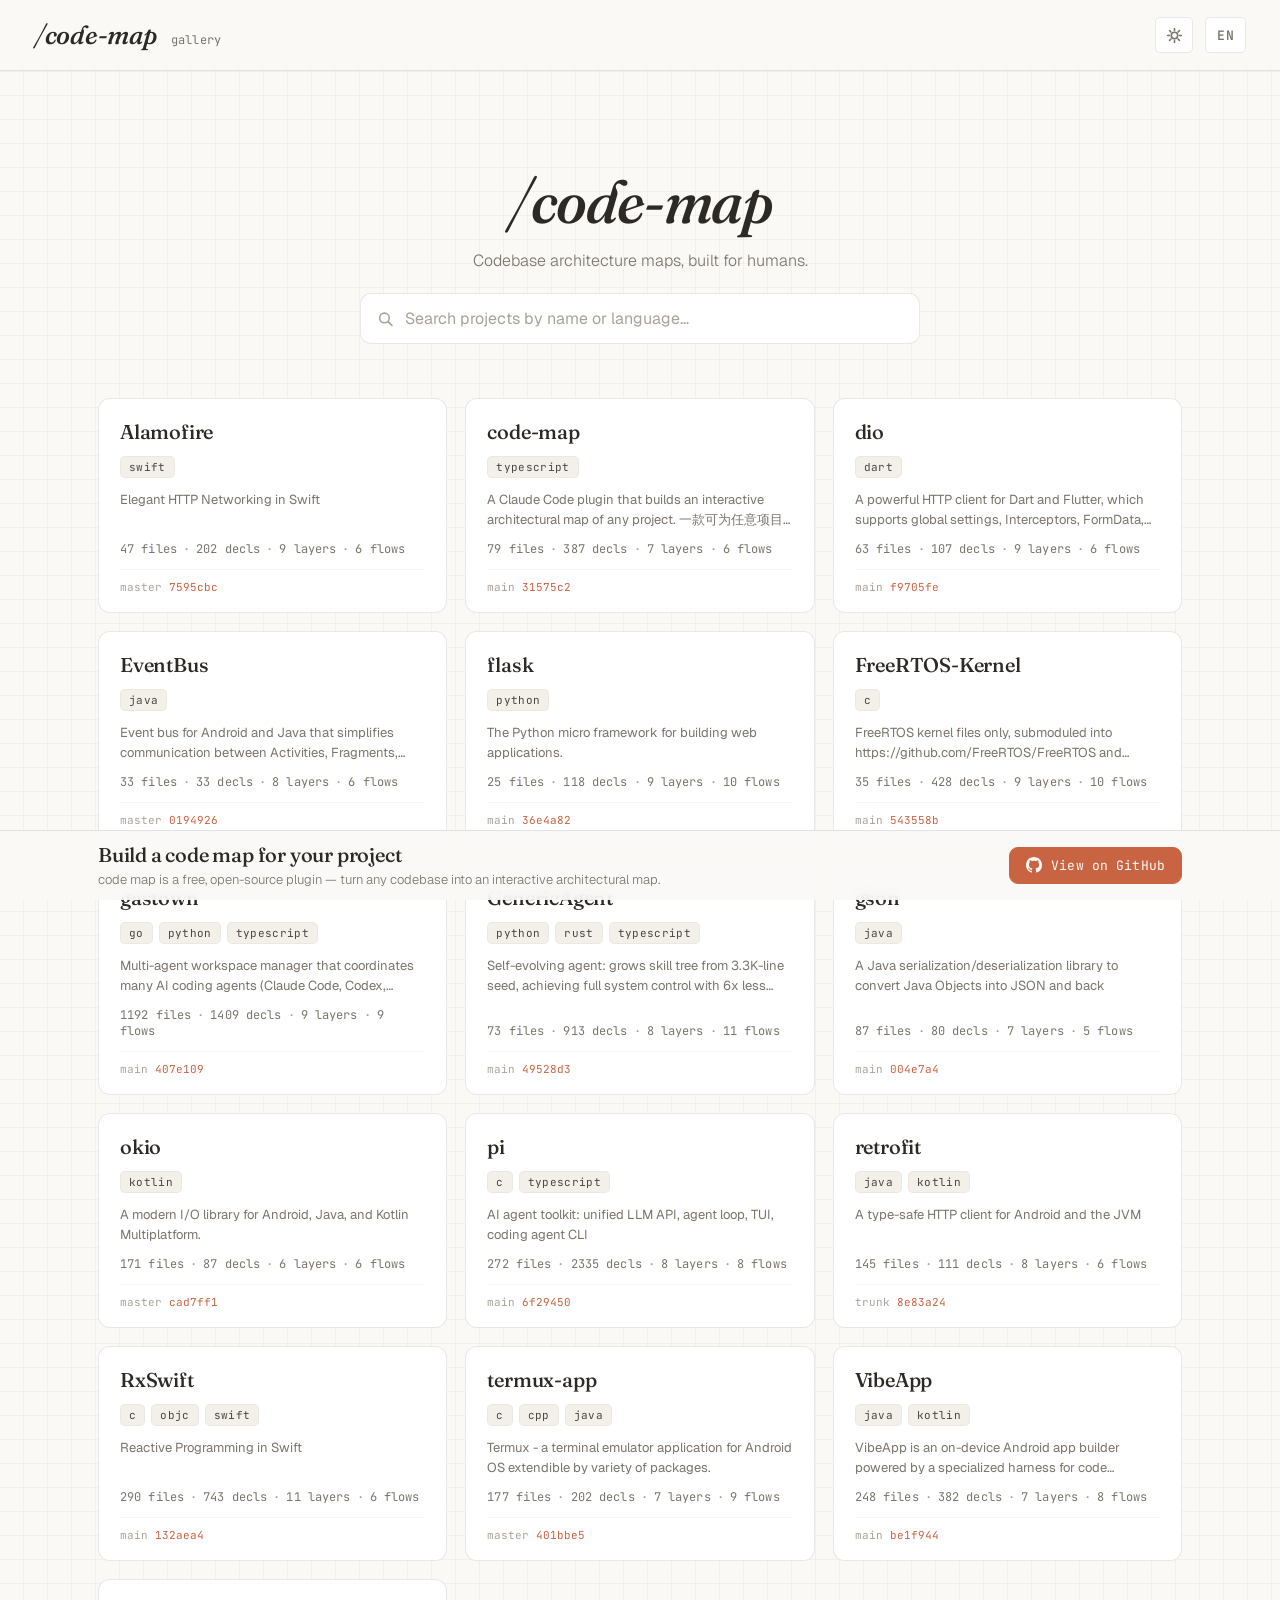
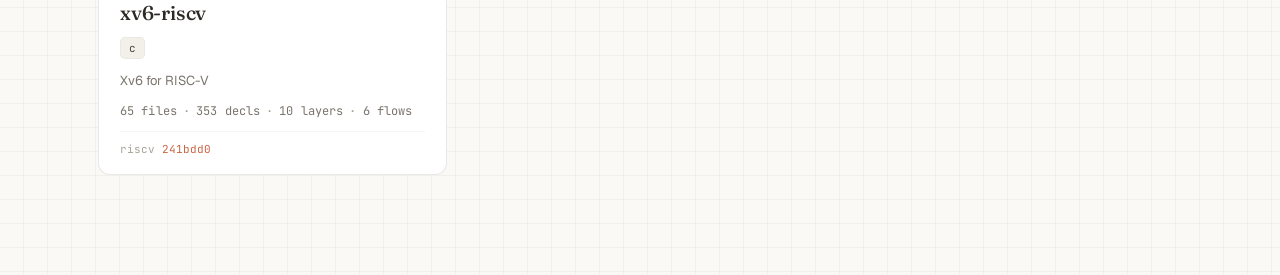
<file: index.html>
<!doctype html>
<html lang="en" id="html-root">
<head>
<meta charset="utf-8" />
<meta name="viewport" content="width=device-width, initial-scale=1" />
<title>/code-map</title>

<link rel="preconnect" href="https://fonts.googleapis.com">
<link rel="preconnect" href="https://fonts.gstatic.com" crossorigin>
<link href="https://fonts.googleapis.com/css2?family=Fraunces:opsz,wght@9..144,400;9..144,500;9..144,600&family=Geist:wght@300;400;500;600&family=JetBrains+Mono:wght@400;500;600&display=swap" rel="stylesheet">

<!-- design tokens, fonts, light/dark theme — reused verbatim from the synced viewer -->
<link rel="stylesheet" href="./viewer/style.css" />
<!-- ?v= cache-busts the gallery's own CSS: GitHub Pages caches assets, so bump
     this whenever landing.css changes or browsers keep serving a stale copy. -->
<link rel="stylesheet" href="./landing.css?v=20260608" />
</head>
<body class="landing">

<header class="topbar">
  <div class="brand">
    <div class="project" id="site-title">/code-map</div>
    <div class="build-info" id="site-sub">gallery</div>
  </div>
  <div class="controls">
    <button class="theme-toggle" id="theme-toggle" type="button" aria-label="toggle theme">
      <svg class="icon-moon" viewBox="0 0 16 16" fill="currentColor" aria-hidden="true">
        <path d="M6 1.5a6.5 6.5 0 1 0 8.5 8.5A5.5 5.5 0 0 1 6 1.5z"/>
      </svg>
      <svg class="icon-sun" viewBox="0 0 16 16" fill="none" stroke="currentColor" stroke-width="1.5" stroke-linecap="round" aria-hidden="true">
        <circle cx="8" cy="8" r="3"/>
        <path d="M8 1.5v1.8 M8 12.7v1.8 M1.5 8h1.8 M12.7 8h1.8 M3.4 3.4l1.27 1.27 M11.33 11.33l1.27 1.27 M3.4 12.6l1.27-1.27 M11.33 4.67l1.27-1.27"/>
      </svg>
    </button>
    <button class="lang-toggle" id="lang-toggle" type="button" aria-label="switch language">EN</button>
  </div>
</header>

<main class="landing-main">
  <section class="hero">
    <h1 class="hero-title" id="hero-title">/code-map</h1>
    <p class="hero-tagline" id="hero-tagline"></p>
    <div class="search" role="search">
      <svg class="search-icon" viewBox="0 0 16 16" fill="none" stroke="currentColor" stroke-width="1.5" stroke-linecap="round" aria-hidden="true">
        <circle cx="7" cy="7" r="4.5"/>
        <path d="M10.5 10.5 14 14"/>
      </svg>
      <input id="search" type="search" autocomplete="off" spellcheck="false" />
    </div>
  </section>

  <section class="gallery" id="gallery" aria-live="polite"></section>
  <p class="gallery-note" id="gallery-note" hidden></p>

  <!-- CTA: promote the free, open-source code-map plugin. Fixed floating strip
       at the bottom (see .cta in landing.css). Text filled by applyLang(). -->
  <section class="cta" aria-labelledby="cta-title">
    <div class="cta-inner">
      <div class="cta-text">
        <h2 class="cta-title" id="cta-title"></h2>
        <p class="cta-desc" id="cta-desc"></p>
      </div>
      <a class="cta-btn" href="https://github.com/MollyAI/code-map" target="_blank" rel="noopener noreferrer">
        <svg class="cta-gh" viewBox="0 0 16 16" fill="currentColor" aria-hidden="true">
          <path d="M8 0C3.58 0 0 3.58 0 8c0 3.54 2.29 6.53 5.47 7.59.4.07.55-.17.55-.38 0-.19-.01-.82-.01-1.49-2.01.37-2.53-.49-2.69-.94-.09-.23-.48-.94-.82-1.13-.28-.15-.68-.52-.01-.53.63-.01 1.08.58 1.23.82.72 1.21 1.87.87 2.33.66.07-.52.28-.87.51-1.07-1.78-.2-3.64-.89-3.64-3.95 0-.87.31-1.59.82-2.15-.08-.2-.36-1.02.08-2.12 0 0 .67-.21 2.2.82.64-.18 1.32-.27 2-.27.68 0 1.36.09 2 .27 1.53-1.04 2.2-.82 2.2-.82.44 1.1.16 1.92.08 2.12.51.56.82 1.27.82 2.15 0 3.07-1.87 3.75-3.65 3.95.29.25.54.73.54 1.48 0 1.07-.01 1.93-.01 2.2 0 .21.15.46.55.38A8.01 8.01 0 0 0 16 8c0-4.42-3.58-8-8-8z"/>
        </svg>
        <span id="cta-btn-label"></span>
      </a>
    </div>
  </section>
</main>

<script type="module" src="./landing.js?v=20260608"></script>
</body>
</html>
</file>
<file: viewer/style.css>
:root {
  --bg-0:        #0a0e13;
  --bg-1:        #0f141b;
  --bg-2:        #161c25;
  --bg-3:        #1d2530;
  --line-faint:  rgba(140, 180, 220, 0.045);
  --line:        rgba(140, 180, 220, 0.10);
  --line-strong: rgba(140, 180, 220, 0.22);
  --lifeline:    rgba(140, 180, 220, 0.45);   /* sequence lifelines — darker than --line-strong */

  --text-0:      #e8ecf2;
  --text-1:      #b7bfcc;
  --text-2:      #7c8696;
  --text-3:      #525c6b;

  --accent:      #e9a771;          /* copper */
  --accent-dim:  rgba(233, 167, 113, 0.22);
  --accent-glow: rgba(233, 167, 113, 0.55);
  --cyan:        #7ad3e6;           /* edge cyan */
  --cyan-dim:    rgba(122, 211, 230, 0.32);
  --warn:        #d68b8b;

  --header-bg:      rgba(10, 14, 19, 0.86);
  --shadow-panel:   rgba(0, 0, 0, 0.22);
  --shadow-tooltip: rgba(0, 0, 0, 0.50);
  --shadow-zoom:    rgba(0, 0, 0, 0.32);
  --scroll-hover:   #2a3340;

  /* flow-diagram stage palette (cycled c0..c3) + artifact tint (v1.13) */
  --stage-0-bg: rgba(93, 143, 230, 0.08);  --stage-0-line: rgba(93, 143, 230, 0.32);  --stage-0-text: #8fb3ee;
  --stage-1-bg: rgba(110, 200, 130, 0.08); --stage-1-line: rgba(110, 200, 130, 0.32); --stage-1-text: #8fd9a8;
  --stage-2-bg: rgba(176, 139, 255, 0.08); --stage-2-line: rgba(176, 139, 255, 0.30); --stage-2-text: #c4a8ff;
  --stage-3-bg: rgba(230, 194, 93, 0.08);  --stage-3-line: rgba(230, 194, 93, 0.32);  --stage-3-text: #e6cd8a;
  --artifact-bg: rgba(230, 194, 93, 0.12); --artifact-line: rgba(230, 194, 93, 0.55); --artifact-text: #e6cd8a;

  --font-display: "Fraunces", Georgia, serif;
  --font-ui:      "Geist", ui-sans-serif, system-ui, sans-serif;
  --font-mono:    "JetBrains Mono", ui-monospace, "SF Mono", Menlo, monospace;

  /* type scale — driven by body.fs-{small,medium,large}. 14 / 16 / 18 ratio.
     NOTE: derived values like calc(380px * var(--fs-scale)) must be written at
     the point of use, not declared here — a custom property defined on :root
     locks in the var() at :root, ignoring body-level overrides. */
  --fs-scale: 1;
}

body.fs-small  { --fs-scale: 0.875; }
body.fs-large  { --fs-scale: 1.125; }

/* light theme — warm cream / coral, inspired by claude.com */
body.light {
  --bg-0:        #faf9f6;          /* page */
  --bg-1:        #ffffff;          /* panels */
  --bg-2:        #f3f0ea;          /* subtle hover */
  --bg-3:        #e8e4d8;          /* emphasis */
  --line-faint:  rgba(60, 50, 40, 0.045);
  --line:        rgba(60, 50, 40, 0.11);
  --line-strong: rgba(60, 50, 40, 0.24);
  --lifeline:    rgba(60, 50, 40, 0.50);   /* sequence lifelines — darker than --line-strong */

  --text-0:      #2d2a26;
  --text-1:      #4a463f;
  --text-2:      #7a756c;
  --text-3:      #a8a39a;

  --accent:      #c96442;          /* claude warm orange */
  --accent-dim:  rgba(201, 100, 66, 0.16);
  --accent-glow: rgba(201, 100, 66, 0.38);
  --cyan:        #5c8bc9;
  --cyan-dim:    rgba(92, 139, 201, 0.30);
  --warn:        #c25555;

  --header-bg:      rgba(250, 249, 246, 0.88);
  --shadow-panel:   rgba(60, 50, 40, 0.10);
  --shadow-tooltip: rgba(60, 50, 40, 0.18);
  --shadow-zoom:    rgba(60, 50, 40, 0.12);
  --scroll-hover:   #c0b8aa;

  /* flow-diagram stage palette — the mockup tints the design was approved on */
  --stage-0-bg: #eef3fb; --stage-0-line: #c4d4ec; --stage-0-text: #33508a;
  --stage-1-bg: #edf7ee; --stage-1-line: #c2ddc6; --stage-1-text: #2f6b3a;
  --stage-2-bg: #f4effa; --stage-2-line: #d8c8ec; --stage-2-text: #5b3f87;
  --stage-3-bg: #fdf3e7; --stage-3-line: #ecd0a8; --stage-3-text: #8a5a1c;
  --artifact-bg: #fffbe8; --artifact-line: #d4b34a; --artifact-text: #7a5d12;
}

* { box-sizing: border-box; }
html, body { margin: 0; padding: 0; height: 100%; background: var(--bg-0); color: var(--text-0); font-family: var(--font-ui); }

/* Theme cross-fade: only active for the brief window right after a manual theme
   toggle (body.theme-switching, added/removed in JS). Applying it to every
   element makes the whole UI — panels, SVG nodes, borders, text — ease between
   palettes together instead of snapping, which is what felt jarring before.
   It's temporary so it never interferes with hover/layout transitions. */
body.theme-switching,
body.theme-switching *,
body.theme-switching *::before,
body.theme-switching *::after {
  transition:
    background-color 0.4s cubic-bezier(0.4, 0, 0.2, 1),
    background-image 0.4s cubic-bezier(0.4, 0, 0.2, 1),
    color            0.4s cubic-bezier(0.4, 0, 0.2, 1),
    border-color     0.4s cubic-bezier(0.4, 0, 0.2, 1),
    fill             0.4s cubic-bezier(0.4, 0, 0.2, 1),
    stroke           0.4s cubic-bezier(0.4, 0, 0.2, 1) !important;
}
@media (prefers-reduced-motion: reduce) {
  body.theme-switching, body.theme-switching *,
  body.theme-switching *::before, body.theme-switching *::after { transition: none !important; }
}
body {
  /* full-height flex column: topbar (auto) + .layout (fills the rest). This
     replaces the old `.layout { height: calc(100vh - 57px) }` magic number, so
     the topbar can grow/shrink without re-deriving a hardcoded offset. */
  display: flex;
  flex-direction: column;
  overflow: hidden;
  /* blueprint grid background */
  background-image:
    linear-gradient(var(--line-faint) 1px, transparent 1px),
    linear-gradient(90deg, var(--line-faint) 1px, transparent 1px);
  background-size: 24px 24px;
  background-position: -1px -1px;
}

a { color: inherit; }
button { font-family: inherit; }

/* ---------- header ---------- */
header.topbar {
  position: sticky; top: 0; z-index: 50;
  flex: 0 0 auto;
  display: flex;
  justify-content: space-between;
  align-items: center;
  gap: 28px;
  padding: 17px 34px;
  border-bottom: 1px solid var(--line);
  background: var(--header-bg);
  backdrop-filter: blur(8px);
}

.brand {
  display: flex; align-items: baseline; gap: 14px;
}
.brand .project {
  font-family: var(--font-display);
  font-style: italic;
  font-weight: 500;
  font-size: 26px;
  letter-spacing: -0.01em;
  color: var(--text-0);
}
.brand .build-info {
  font-family: var(--font-mono);
  font-size: 12px;
  line-height: 1.4;
  color: var(--text-2);
  white-space: nowrap;
  letter-spacing: 0.02em;
  cursor: pointer;               /* opens the build-popover */
  transition: color 0.15s;
}
.brand .build-info:hover { color: var(--text-1); }

.controls { display: flex; gap: 12px; align-items: center; }

.toggle {
  display: flex; gap: 1px; border: 1px solid var(--line); border-radius: 5px; padding: 2px;
  background: var(--bg-1);
}
.toggle button {
  background: transparent; border: 0; color: var(--text-2);
  font-family: var(--font-mono); font-size: 13px; letter-spacing: 0.04em;
  padding: 6px 13px; cursor: pointer; border-radius: 3px;
  text-transform: uppercase;
}
.toggle button.active { background: var(--bg-3); color: var(--text-0); }
.toggle button:hover:not(.active) { color: var(--text-1); }

.theme-toggle, .lang-toggle, .export-toggle, .copy-toggle {
  background: var(--bg-1);
  border: 1px solid var(--line);
  border-radius: 5px;
  width: 38px; height: 36px;
  padding: 0;
  display: inline-flex; align-items: center; justify-content: center;
  color: var(--text-2);
  cursor: pointer;
  transition: color 0.15s, background 0.15s, border-color 0.15s;
}
.theme-toggle:hover, .lang-toggle:hover, .export-toggle:hover, .copy-toggle:hover { color: var(--text-0); border-color: var(--line-strong); }
.theme-toggle svg, .lang-toggle svg, .export-toggle svg, .copy-toggle svg { width: 17px; height: 17px; display: block; }
.export-toggle[aria-busy="true"], .copy-toggle[aria-busy="true"] { opacity: 0.5; pointer-events: none; }
.copy-toggle.copied { color: var(--accent); border-color: var(--accent); }
.theme-toggle .icon-sun  { display: none; }
.theme-toggle .icon-moon { display: block; }
body.light .theme-toggle .icon-sun  { display: block; }
body.light .theme-toggle .icon-moon { display: none; }
.lang-toggle {
  font-family: var(--font-mono);
  font-size: 13px;
  font-weight: 600;
  letter-spacing: 0.02em;
  width: auto;
  padding: 0 11px;
}

/* ---------- main layout ---------- */
.layout {
  position: relative;
  display: flex;
  flex: 1 1 auto;
  min-height: 0;          /* let the flex child own its height and scroll internally */
  overflow: hidden;       /* clip the panels during the slide-out so their shadows don't leak */
}

.canvas-wrap {
  position: relative;
  flex: 1;
  min-width: 0;           /* let the flex item shrink below its content's intrinsic width */
  overflow: auto;
  /* Reserve scrollbar space so its appearance/disappearance can't change clientWidth.
     Without this, applyZoom can fall into a ResizeObserver feedback loop where the
     SVG height crosses the scrollbar threshold each frame and the page visibly shakes. */
  scrollbar-gutter: stable;
  padding: 32px 28px 80px;
  /* touch: one-finger pan = native scroll; two-finger pinch handled by
     interact/touch.js. pan-x pan-y also disables the browser's whole-page
     pinch-zoom gesture over the canvas. No effect on mouse/wheel. */
  touch-action: pan-x pan-y;
  cursor: grab;
  /* margin-right ← right detail panel; margin-left ← left flow sidebar. */
  transition: margin 280ms cubic-bezier(0.4, 0, 0.2, 1);
}
.canvas-wrap.panning { cursor: grabbing; }
.canvas-wrap.panning * { cursor: grabbing !important; }   /* keep cursor consistent over nodes during a pan */
.layout.has-selection .canvas-wrap { margin-right: calc(380px * var(--fs-scale)); }
.layout.flow-active.flow-open .canvas-wrap { margin-left: calc(380px * var(--fs-scale)); }

#map { display: block; }

/* ---------- right panel (overlay, slides in from the right) ---------- */
.detail {
  position: absolute;
  top: 0; right: 0; bottom: 0;
  width: calc(380px * var(--fs-scale));
  background: var(--bg-1);
  display: flex; flex-direction: column;
  border-left: 1px solid var(--line);
  box-shadow: -16px 0 32px var(--shadow-panel);
  transform: translateX(100%);
  transition: transform 280ms cubic-bezier(0.4, 0, 0.2, 1);
  z-index: 5;
}
.layout.has-selection .detail { transform: translateX(0); }

.detail-body {
  flex: 1 1 auto;
  min-height: 0; min-width: 0;
  padding: 28px 28px 24px;
  overflow-y: auto;
  overflow-x: hidden;      /* never scroll the panel sideways — long tokens wrap/clip instead */
  display: flex; flex-direction: column; gap: 22px;
}

/* language counts pinned to the bottom of the detail panel */
.lang-stats {
  flex: 0 0 auto;
  padding: 20px 28px 24px;
  border-top: 1px solid var(--line);
  display: flex; flex-direction: column; gap: 10px;
}
.lang-stat {
  display: flex; align-items: center; gap: 12px;
  font-family: var(--font-mono);
  font-size: calc(14px * var(--fs-scale));
  color: var(--text-1);
}
.lang-stat::before {
  content: "";
  display: block;
  width: 10px; height: 10px;
  border-radius: 50%;
  background: var(--lang-color, var(--lang-default));
  flex-shrink: 0;
}
.lang-stat b {
  margin-left: auto;
  color: var(--text-0);
  font-weight: 500;
  font-variant-numeric: tabular-nums;
}

.detail .empty {
  margin-top: 80px;
  color: var(--text-3);
  font-family: var(--font-mono);
  font-size: calc(12px * var(--fs-scale));
  line-height: 1.7;
  text-align: center;
}
.detail .empty .hint {
  margin-top: 18px;
  display: inline-block;
  padding: 8px 14px;
  border: 1px dashed var(--line);
  border-radius: 4px;
  color: var(--text-2);
}

.kicker {
  font-family: var(--font-mono);
  font-size: calc(10.5px * var(--fs-scale));
  color: var(--text-3);
  overflow-wrap: anywhere;
}

.class-title {
  font-family: var(--font-display);
  font-weight: 500;
  font-size: calc(24px * var(--fs-scale));
  letter-spacing: -0.015em;
  line-height: 1.2;
  margin: 6px 0 0;
  overflow-wrap: anywhere;
  color: var(--text-0);
}
.class-title em {
  font-style: italic;
  color: var(--accent);
}
/* When the title holds a full function signature, use mono + a calmer size so
   long signatures stay readable instead of dominating the panel. */
.signature {
  font-family: var(--font-mono);
  font-size: calc(13px * var(--fs-scale));
  line-height: 1.45;
  color: var(--text-1);
  background: var(--bg-2);
  border: 1px solid var(--line);
  border-radius: 6px;
  padding: 8px 10px;
  margin: 8px 0 0;
  white-space: pre-wrap;
  overflow-wrap: anywhere;
}

.class-kind {
  display: inline-block;
  margin-top: 10px;
  padding: 2px 8px;
  border: 1px solid var(--line);
  border-radius: 3px;
  font-family: var(--font-mono);
  font-size: calc(10.5px * var(--fs-scale));
  color: var(--text-2);
  max-width: 100%;
  word-break: break-all;
}

.tag-row {
  display: flex; flex-wrap: wrap; gap: 6px;
  margin-top: 8px;
}
.tag-chip {
  font-family: var(--font-mono);
  font-size: calc(10px * var(--fs-scale));
  padding: 2px 7px;
  border-radius: 3px;
  background: var(--accent-dim);
  color: var(--accent);
  border: 1px solid var(--accent-dim);
}
.tag-chip.muted {
  background: transparent;
  color: var(--text-2);
  border-color: var(--line);
}

.path-row {
  display: flex; align-items: stretch; gap: 0;
  border: 1px solid var(--line);
  border-radius: 4px;
  background: var(--bg-2);
  font-family: var(--font-mono);
  font-size: calc(11.5px * var(--fs-scale));
  overflow: hidden;
  flex-shrink: 0;
}
.path-row .path-at { padding: 8px 8px 8px 10px; color: var(--accent); }
.path-row .path-text {
  flex: 1; padding: 8px 4px 8px 0;
  color: var(--text-1);
  word-break: break-all;
  line-height: 1.5;
  cursor: text;
}
.path-row .copy {
  border: 0; border-left: 1px solid var(--line);
  background: transparent; color: var(--text-2);
  padding: 0 12px; cursor: pointer; font-family: var(--font-mono); font-size: calc(11px * var(--fs-scale));
  min-width: 72px;            /* sized for the longest label ("copied"/"failed") so the row doesn't reflow */
  text-align: center;
  transition: color 0.15s, background 0.15s;
}
.path-row .copy:hover { color: var(--text-0); background: var(--bg-3); }
.path-row .copy.ok { color: var(--accent); }

.description {
  font-family: var(--font-display);
  font-size: calc(16px * var(--fs-scale)); line-height: 1.55;
  color: var(--text-1);
  font-weight: 400;
  /* break inside unspaced slash-runs like "OpenAI/Anthropic/Qwen/Kimi" so the
     paragraph wraps within the panel instead of forcing a sideways scroll. */
  overflow-wrap: anywhere;
}
.description em { font-style: italic; color: var(--text-0); }
.description.muted { color: var(--text-3); font-style: italic; font-size: calc(13px * var(--fs-scale)); }

.meta-grid {
  display: grid; grid-template-columns: 1fr 1fr; gap: 1px;
  background: var(--line);
  border: 1px solid var(--line);
  border-radius: 4px;
  overflow: hidden;
  flex-shrink: 0;
}
.meta-grid .cell {
  background: var(--bg-1);
  padding: 12px 14px;
  display: flex; flex-direction: column; gap: 4px;
  min-width: 0;            /* let the 1fr columns shrink so a long value can't break the grid */
}
.meta-grid .cell .label {
  font-family: var(--font-mono); font-size: calc(10px * var(--fs-scale));
  color: var(--text-3);
}
.meta-grid .cell .value {
  font-family: var(--font-mono); font-size: calc(15px * var(--fs-scale)); color: var(--text-0);
  font-weight: 500;
  /* numbers fit; a long value (e.g. a file name) truncates with … (full text on
     hover via the cell's title) rather than blowing out the table layout. */
  overflow: hidden; text-overflow: ellipsis; white-space: nowrap;
}

.section-h {
  font-family: var(--font-mono); font-size: calc(10.5px * var(--fs-scale));
  color: var(--text-3);
  margin: 4px 0 0;
  padding-bottom: 8px; border-bottom: 1px solid var(--line);
}

.edge-list { display: flex; flex-direction: column; gap: 4px; margin-top: 8px; }
.edge-row {
  display: flex; flex-direction: column;
  padding: 6px 10px;
  border-radius: 3px;
  font-family: var(--font-mono); font-size: calc(11.5px * var(--fs-scale));
  color: var(--text-1);
  cursor: pointer;
  transition: background 0.12s, color 0.12s;
}
.edge-row:hover { background: var(--bg-2); color: var(--text-0); }
.edge-row-main {
  display: flex; align-items: center; gap: 8px;
  min-width: 0;       /* allow children to shrink below intrinsic width */
}
.edge-row .arrow { color: var(--cyan); flex: 0 0 auto; }
.edge-row .edge-name {
  flex: 1 1 auto;
  min-width: 0;
  overflow: hidden;
  text-overflow: ellipsis;
  white-space: nowrap;
}
.edge-row .kind {
  flex: 0 0 auto;
  font-size: calc(9.5px * var(--fs-scale)); color: var(--text-3);
}
.edge-row .edge-pkg {
  margin-top: 2px;
  padding-left: 16px;      /* aligns with name (arrow ~10px + gap 8) */
  font-size: calc(10px * var(--fs-scale));
  color: var(--text-3);
  overflow-wrap: anywhere;
  line-height: 1.35;
}
.edge-row.is-out .arrow::before { content: "→"; }
.edge-row.is-in  .arrow::before { content: "←"; }
.edge-row.is-in .edge-name { color: var(--text-2); }

.subhint { font-family: var(--font-mono); font-size: calc(11px * var(--fs-scale)); color: var(--text-3); margin-top: 6px; }

/* ---------- SVG node styles ---------- */
.layer-band rect.bg { fill: var(--bg-1); stroke: var(--line); stroke-width: 1; }
.layer-band .label {
  font-family: var(--font-display);
  font-style: italic;
  font-weight: 500;
  font-size: calc(22px * var(--fs-scale));
  fill: var(--text-1);
  letter-spacing: -0.01em;
}
/* Nested child band inside a group umbrella — one level deeper than a
   top-level band, so its title reads smaller (the group title is the peer
   of top-level bands). Keep in sync with the sub-band labelY in registry.js. */
.layer-band.sub-band .label { font-size: calc(16px * var(--fs-scale)); }
.layer-band .summary {
  font-family: var(--font-mono);
  font-size: calc(10.5px * var(--fs-scale));
  fill: var(--text-3);
}
.layer-band .count {
  font-family: var(--font-mono);
  font-size: calc(10.5px * var(--fs-scale));
  fill: var(--text-2);
  text-anchor: end;
}
/* ---------- group umbrella (2D layering) ---------- */
.layer-group rect.bg { fill: rgba(184, 137, 58, 0.05); stroke: #b8893a; stroke-width: 1; stroke-dasharray: 2 3; }
.layer-group .glabel {
  font-family: var(--font-display);
  font-style: italic;
  font-weight: 600;
  /* A group is a top-level architectural division (peer of a full-width
     band), so its title matches the band label size; the gold dashed frame
     + warm color carry the "this contains sub-modules" signal. */
  font-size: calc(22px * var(--fs-scale));
  fill: #b8893a;
}
.layer-group .gsummary {
  font-family: var(--font-mono);
  font-size: calc(10px * var(--fs-scale));
  fill: var(--text-3);
}

.node.flow-hub rect { stroke-dasharray: 4 3; opacity: 0.55; }
.node.flow-core rect { stroke: var(--accent); stroke-width: 1.8; }

/* ---------- left flow sidebar (slides in from the left, mirrors .detail) ---------- */
.flow-sidebar {
  position: absolute;
  top: 0; left: 0; bottom: 0;
  width: calc(380px * var(--fs-scale));   /* match the right detail panel width */
  background: var(--bg-1);
  display: flex; flex-direction: column;
  border-right: 1px solid var(--line);
  box-shadow: 16px 0 32px var(--shadow-panel);
  transform: translateX(-100%);
  transition: transform 280ms cubic-bezier(0.4, 0, 0.2, 1);
  z-index: 5;
}
.layout.flow-active.flow-open .flow-sidebar { transform: translateX(0); }

.flow-sidebar-head {
  flex: 0 0 auto;
  display: flex; align-items: center; justify-content: space-between;
  gap: 10px;
  padding: 18px 14px 14px 22px;
  border-bottom: 1px solid var(--line);
}
.flow-sidebar-title {
  font-family: var(--font-display);
  font-style: italic;
  font-weight: 500;
  font-size: calc(18px * var(--fs-scale));
  color: var(--text-1);
}
.flow-collapse, .flow-expand {
  background: var(--bg-1);
  border: 1px solid var(--line);
  border-radius: 5px;
  width: 28px; height: 28px;
  padding: 0;
  display: inline-flex; align-items: center; justify-content: center;
  color: var(--text-2); cursor: pointer;
  transition: color 0.15s, background 0.15s, border-color 0.15s;
}
.flow-collapse:hover, .flow-expand:hover { color: var(--text-0); border-color: var(--line-strong); }
.flow-collapse svg, .flow-expand svg { width: 15px; height: 15px; display: block; }

.flow-list {
  flex: 1 1 auto;
  min-height: 0;
  overflow-y: auto;
  overflow-x: hidden;      /* names/descriptions wrap; never scroll sideways */
  padding: 12px 12px 20px;
  display: flex; flex-direction: column; gap: 4px;
}
.flow-item {
  display: flex; flex-direction: column; gap: 3px;
  width: 100%;
  text-align: left;
  background: transparent;
  border: 1px solid transparent;
  border-radius: 5px;
  padding: 9px 12px;
  cursor: pointer;
  color: var(--text-1);
  transition: background 0.12s, border-color 0.12s, color 0.12s;
}
.flow-item:hover { background: var(--bg-2); color: var(--text-0); }
.flow-item.active { background: var(--accent-dim); border-color: var(--accent-dim); }
/* active item: accent color only — NOT font-weight. Bolding a name that contains
   CJK falls back to synthetic bold (no real 600 in many CJK fonts), which widens
   glyphs, shifts the wrap point, and makes the item's height jump on selection. */
.flow-item.active .flow-item-name { color: var(--accent); }
.flow-item-name {
  font-family: var(--font-mono);
  font-size: calc(12.5px * var(--fs-scale));
  letter-spacing: 0.01em;
  overflow-wrap: anywhere;
  line-height: 1.35;
}
.flow-item-desc {
  font-family: var(--font-ui);
  font-size: calc(11px * var(--fs-scale));
  color: var(--text-3);
  line-height: 1.4;
  overflow-wrap: anywhere;
}
.flow-item.active .flow-item-desc { color: var(--text-2); }

/* collapsed-state expand handle — a thin tab on the left edge */
.flow-expand {
  position: absolute;
  top: 50%; left: 0;
  transform: translateY(-50%);
  width: 22px; height: 64px;
  border-left: 0;
  border-top-left-radius: 0; border-bottom-left-radius: 0;
  box-shadow: 6px 0 16px var(--shadow-zoom);
  z-index: 4;
  display: none;
}
.layout.flow-active:not(.flow-open) .flow-expand { display: inline-flex; }

.node { cursor: pointer; }
.node rect {
  fill: var(--bg-2);
  stroke: var(--line-strong);
  stroke-width: 1;
  transition: fill 0.18s, stroke 0.18s, stroke-width 0.18s;
}
.node rect.lang-stripe {
  /* a thin left-edge stripe colored by language */
  stroke: none;
  pointer-events: none;
}
.node .nlabel {
  font-family: var(--font-mono);
  font-size: calc(11px * var(--fs-scale));
  fill: var(--text-1);
  pointer-events: none;
  dominant-baseline: middle;
}
.node:hover rect:not(.lang-stripe) {
  fill: var(--bg-3);
  stroke: var(--text-2);
}
.node:hover .nlabel { fill: var(--text-0); }

.node.selected rect:not(.lang-stripe) {
  fill: var(--accent-dim);
  stroke: var(--accent);
  stroke-width: 1.5;
  filter: drop-shadow(0 0 6px var(--accent-glow));
}
.node.selected .nlabel { fill: var(--accent); font-weight: 600; }

.node.dimmed { opacity: 0.18; }
.node.peer rect:not(.lang-stripe) { stroke: var(--cyan); stroke-width: 1.5; }
.node.peer .nlabel { fill: var(--cyan); }

/* language palette — each gets a distinct hue for the stripe + header chip */
:root {
  --lang-kotlin:     #b08bff;
  --lang-java:       #f4a261;
  --lang-python:     #7ad3e6;
  --lang-go:         #5dcfd6;
  --lang-rust:       #e6826b;
  --lang-typescript: #5d8fe6;
  --lang-javascript: #e6c25d;
  --lang-default:    #8b8b8b;
}

.lang-tag {
  font-family: var(--font-mono);
  color: var(--text-1);
  font-size: calc(10.5px * var(--fs-scale));
  letter-spacing: 0.02em;
}

.edge {
  fill: none;
  stroke: var(--line);
  stroke-width: 1;
  pointer-events: none;
  transition: stroke 0.2s, stroke-width 0.2s, opacity 0.2s;
}
.edge.active {
  stroke: var(--cyan-dim);
  stroke-width: 1.4;
}
.edge.active.out { stroke: var(--accent); }
.edge.dimmed { opacity: 0.04; }

/* tooltip */
.tooltip {
  position: fixed;
  pointer-events: none;
  background: var(--bg-3);
  border: 1px solid var(--line-strong);
  border-radius: 4px;
  padding: 6px 10px;
  font-family: var(--font-mono);
  font-size: calc(11px * var(--fs-scale));
  color: var(--text-0);
  z-index: 100;
  white-space: nowrap;
  opacity: 0;
  transition: opacity 0.1s;
  box-shadow: 0 6px 22px var(--shadow-tooltip);
}
.tooltip.visible { opacity: 1; }
.tooltip .pkg { color: var(--text-3); }

/* build-info popover (click the topbar badge; body-level like .tooltip) */
.build-popover {
  position: fixed;
  z-index: 110;
  background: var(--bg-2);
  border: 1px solid var(--line-strong);
  border-radius: 6px;
  padding: 10px 12px;
  max-width: min(560px, calc(100vw - 16px));
  font-family: var(--font-mono);
  font-size: calc(12px * var(--fs-scale));
  line-height: 1.65;
  color: var(--text-1);
  box-shadow: 0 10px 30px var(--shadow-tooltip);
}
.build-popover[hidden] { display: none; }
.build-popover .rows {
  user-select: text;
  cursor: text;
  padding-right: 78px;           /* clears the absolute copy button */
}
.build-popover .row { word-break: break-all; }
.build-popover .copy {
  position: absolute; top: 8px; right: 8px;
  border: 1px solid var(--line); border-radius: 4px;
  background: transparent; color: var(--text-2);
  padding: 3px 10px; cursor: pointer;
  font-family: var(--font-mono); font-size: calc(11px * var(--fs-scale));
  min-width: 64px;               /* sized for "copied"/"failed" so it doesn't reflow */
  text-align: center;
  transition: color 0.15s, background 0.15s;
}
.build-popover .copy:hover { color: var(--text-0); background: var(--bg-3); }
.build-popover .copy.ok { color: var(--accent); }

/* zoom controls (bottom-left overlay) */
.zoom-controls {
  position: absolute;
  bottom: 24px;
  left: 24px;
  display: flex;
  gap: 1px;
  background: var(--bg-2);
  border: 1px solid var(--line);
  border-radius: 6px;
  padding: 2px;
  z-index: 4;
  font-family: var(--font-mono);
  box-shadow: 0 4px 16px var(--shadow-zoom);
  user-select: none;
  /* slide clear of the flow sidebar when it opens (matches the panel transition) */
  transition: left 280ms cubic-bezier(0.4, 0, 0.2, 1);
}
.layout.flow-active.flow-open .zoom-controls { left: calc(380px * var(--fs-scale) + 24px); }
.zoom-controls button {
  background: transparent;
  border: 0;
  color: var(--text-1);
  cursor: pointer;
  font-size: 14px;
  padding: 6px 10px;
  min-width: 32px;
  border-radius: 4px;
  font-family: inherit;
  transition: background 0.15s, color 0.15s;
}
.zoom-controls button:hover { background: var(--bg-3); color: var(--text-0); }
.zoom-controls button:active { background: var(--accent-dim); }
.zoom-controls .zoom-pct {
  font-size: 11px;
  letter-spacing: 0.04em;
  min-width: 58px;
}

/* error state */
.error-state {
  padding: 60px 28px;
  text-align: center;
  color: var(--text-2);
  font-family: var(--font-mono);
  font-size: calc(13px * var(--fs-scale));
  line-height: 1.7;
}
.error-state code {
  display: block;
  margin-top: 18px;
  padding: 14px 18px;
  background: var(--bg-2);
  border: 1px solid var(--line);
  border-radius: 4px;
  color: var(--accent);
  text-align: left;
  white-space: pre;
}

/* scrollbars */
::-webkit-scrollbar { width: 10px; height: 10px; }
::-webkit-scrollbar-track { background: var(--bg-0); }
::-webkit-scrollbar-thumb { background: var(--bg-3); border-radius: 5px; border: 2px solid var(--bg-0); }
::-webkit-scrollbar-thumb:hover { background: var(--scroll-hover); }
/* the corner where horizontal + vertical scrollbars meet — without this it
   falls back to the browser default (white), which shows as a stray light
   square in dark mode. Match the track so it disappears into the canvas. */
::-webkit-scrollbar-corner { background: var(--bg-0); }


/* ---- flow diagrams: rendered by Mermaid (loaded from CDN) ---- */
/* Mermaid emits a self-contained <svg> with its own <style>; we only need to
   let it size naturally inside our canvas. The in-house pipeline/sequence CSS
   (stage bands, lifelines, edge-labels, synthetic nodes) was removed when
   Mermaid took over. */
.mermaid-flow { overflow: visible; }
/* CDN-unreachable fallback: the compiled Mermaid source, copyable. */
.flow-fallback {
  font-size: 13px; color: var(--text-1);
  padding: 4px 8px; max-width: 100%;
}
.flow-fallback p { margin: 0 0 10px; color: var(--text-2); }
.flow-fallback pre {
  font: 400 12px var(--font-mono); color: var(--text-0);
  background: var(--bg-1); border: 1px solid var(--line); border-radius: 6px;
  padding: 12px; overflow: auto; white-space: pre; user-select: all;
}
.flow-fallback a { color: var(--accent); display: inline-block; margin-top: 8px; }
.flow-item-kind { margin-right: 6px; color: var(--text-3); font-size: 10px; }

/* ======================================================================
   mobile adaptation (v1.16) — desktop (mouse/wheel) paths are untouched.
   New elements default to display:none here; the media queries reveal them.
   Touch pinch-zoom lives in interact/touch.js + .canvas-wrap touch-action.
   ====================================================================== */

/* --- new topbar/panel elements: hidden on desktop, inline controls --- */
.controls-overflow { display: flex; gap: 12px; align-items: center; }
.menu-toggle {
  display: none;       /* shown (inline-flex) only at ≤640px */
  background: var(--bg-1); border: 1px solid var(--line); border-radius: 5px;
  width: 38px; height: 36px; padding: 0;
  align-items: center; justify-content: center;
  color: var(--text-2); cursor: pointer;
  transition: color 0.15s, background 0.15s, border-color 0.15s;
}
.menu-toggle svg { width: 17px; height: 17px; display: block; }
.menu-toggle:hover { color: var(--text-0); border-color: var(--line-strong); }

.panel-close {
  display: none;       /* shown only when panels go full-width (≤900px) */
  position: absolute; top: 12px; right: 12px; z-index: 6;
  width: 40px; height: 40px; padding: 0;
  background: var(--bg-2); border: 1px solid var(--line); border-radius: 8px;
  color: var(--text-1); cursor: pointer;
  align-items: center; justify-content: center;
}
.panel-close svg { width: 18px; height: 18px; display: block; }
.panel-close:hover { color: var(--text-0); border-color: var(--line-strong); }

/* --- ≤900px (tablet ↓): full-width overlay panels + close affordance --- */
@media (max-width: 900px) {
  .detail { width: 100%; }
  .flow-sidebar { width: 100%; }
  /* a full-width overlay shouldn't also push the canvas sideways */
  .layout.has-selection .canvas-wrap { margin-right: 0; }
  .layout.flow-active.flow-open .canvas-wrap { margin-left: 0; }
  .layout.flow-active.flow-open .zoom-controls { left: 24px; }
  .panel-close { display: inline-flex; }
  .detail-body { padding-top: 56px; }       /* clear the floating ✕ */
  .flow-collapse { width: 36px; height: 36px; }   /* bigger touch target */
}
@supports (height: 100dvh) {
  @media (max-width: 900px) {
    body { height: 100dvh; }                /* survive the mobile URL-bar resize */
  }
}

/* --- ≤640px (phone): overflow menu + compact chrome --- */
@media (max-width: 640px) {
  header.topbar { padding: 12px 16px; gap: 12px; }
  .brand { flex-direction: column; align-items: flex-start; gap: 2px; }
  .brand .project {
    font-size: 20px; max-width: 52vw;
    overflow: hidden; text-overflow: ellipsis; white-space: nowrap;
  }
  .brand .build-info { font-size: 11px; max-width: 60vw; overflow: hidden; text-overflow: ellipsis; }

  .controls { position: relative; gap: 8px; }
  .menu-toggle { display: inline-flex; }
  /* secondary controls drop into a dropdown anchored under the topbar */
  .controls-overflow {
    display: none;
    position: absolute; top: 100%; right: 0; margin-top: 8px;
    flex-direction: column; align-items: stretch; gap: 8px;
    padding: 12px;
    background: var(--bg-1); border: 1px solid var(--line-strong);
    border-radius: 8px; box-shadow: 0 10px 30px var(--shadow-panel);
    z-index: 60;
  }
  .controls-overflow.open { display: flex; }
  .controls-overflow .toggle { justify-content: center; }
  .controls-overflow .theme-toggle,
  .controls-overflow .export-toggle,
  .controls-overflow .copy-toggle,
  .controls-overflow .lang-toggle { width: 100%; height: 40px; }

  .canvas-wrap { padding: 16px 14px 64px; }
  .detail-body { padding: 56px 18px 20px; }
  .lang-stats { padding: 16px 18px 20px; }
  .zoom-controls { bottom: 16px; left: 16px; }
  .layout.flow-active.flow-open .zoom-controls { left: 16px; }
  .flow-sidebar-head { padding: 16px 12px 12px 18px; }
  .flow-list { padding: 10px 10px 18px; }
}
</file>
<file: landing.css>
/* --------------------------------------------------------------------
   landing.css — gallery home page. Loaded AFTER viewer/style.css, so it
   inherits every design token (:root vars), the Fraunces/Geist/JetBrains
   fonts, and the .light theme palette — and overrides only the few global
   rules the viewer set for its full-screen app shell. Selectors are scoped
   to .landing / landing-only classes so nothing here can bleed back into the
   viewer when both share style.css tokens.
   -------------------------------------------------------------------- */

/* the viewer makes <body> a non-scrolling flex column; the gallery scrolls */
body.landing {
  display: block;
  overflow-y: auto;
  height: auto;
  min-height: 100%;
  /* reserve the scrollbar gutter so a language switch that changes content
     height (and toggles the scrollbar) never shifts the layout sideways */
  scrollbar-gutter: stable;
}

/* ---------- main ---------- */
.landing-main {
  max-width: 1140px;
  margin: 0 auto;
  /* generous bottom padding so the last row of cards clears the fixed CTA strip */
  padding: 0 28px 100px;
}

/* ---------- hero + search ---------- */
.hero {
  display: flex;
  flex-direction: column;
  align-items: center;
  text-align: center;
  padding: clamp(48px, 11vh, 116px) 0 40px;
}
.hero-title {
  font-family: var(--font-display);
  font-style: italic;
  font-weight: 500;
  font-size: clamp(38px, 6vw, 60px);
  letter-spacing: -0.02em;
  line-height: 1.05;
  margin: 0;
  color: var(--text-0);
}
.hero-tagline {
  font-family: var(--font-ui);
  font-size: 16px;
  font-weight: 300;
  line-height: 1.5;
  color: var(--text-2);
  margin: 16px 0 0;
  max-width: 540px;
  /* both EN and ZH taglines fit on a single line — reserve one line so the
     search box and the grid below don't jump when the language is switched */
  min-height: 24px;
}

.search {
  position: relative;
  width: min(560px, 100%);
  margin-top: 20px;
}
.search-icon {
  position: absolute;
  left: 17px; top: 50%;
  transform: translateY(-50%);
  width: 17px; height: 17px;
  color: var(--text-3);
  pointer-events: none;
  transition: color 0.15s;
}
.search input {
  width: 100%;
  box-sizing: border-box;
  padding: 14px 18px 14px 44px;
  font-family: var(--font-ui);
  font-size: 16px;
  color: var(--text-0);
  background: var(--bg-1);
  border: 1px solid var(--line);
  border-radius: 11px;
  outline: none;
  transition: border-color 0.15s, box-shadow 0.15s, background 0.15s;
}
.search input::placeholder { color: var(--text-3); }
.search input:focus {
  border-color: var(--accent);
  box-shadow: 0 0 0 3px var(--accent-dim);
  background: var(--bg-0);
}
.search:focus-within .search-icon { color: var(--accent); }
/* hide the native search "x" clear button for a cleaner look */
.search input::-webkit-search-cancel-button { -webkit-appearance: none; appearance: none; }

/* ---------- gallery grid ---------- */
.gallery {
  display: grid;
  grid-template-columns: repeat(auto-fill, minmax(300px, 1fr));
  gap: 18px;
  margin-top: 14px;
}

.card {
  display: flex;
  flex-direction: column;
  gap: 12px;
  padding: 20px 21px 18px;
  background: var(--bg-1);
  border: 1px solid var(--line);
  border-radius: 12px;
  text-decoration: none;
  color: inherit;
  transition: border-color 0.16s, transform 0.16s, box-shadow 0.16s;
}
.card:hover {
  border-color: var(--accent);
  transform: translateY(-3px);
  box-shadow: 0 10px 30px -14px var(--shadow-panel);
}

.card-head { display: flex; align-items: baseline; justify-content: space-between; gap: 10px; }
.card-head-side { flex: 0 0 auto; display: inline-flex; align-items: center; gap: 6px; }
.card-name {
  font-family: var(--font-display);
  font-weight: 500;
  font-size: 20px;
  letter-spacing: -0.01em;
  color: var(--text-0);
  word-break: break-word;
}
.card-tag {
  flex: 0 0 auto;
  font-family: var(--font-mono);
  font-size: 10px;
  letter-spacing: 0.06em;
  text-transform: uppercase;
  color: var(--text-3);
  border: 1px solid var(--line);
  border-radius: 4px;
  padding: 2px 6px;
}

.card-langs { display: flex; flex-wrap: wrap; gap: 6px; }
.lang-chip {
  font-family: var(--font-mono);
  font-size: 11px;
  letter-spacing: 0.03em;
  color: var(--text-1);
  background: var(--bg-2);
  border: 1px solid var(--line-faint);
  border-radius: 5px;
  padding: 3px 8px;
}

.card-desc {
  font-family: var(--font-ui);
  font-size: 13px;
  line-height: 1.5;
  color: var(--text-2);
  margin: 0;
  display: -webkit-box;
  -webkit-line-clamp: 2;
  -webkit-box-orient: vertical;
  overflow: hidden;
}

.card-stats {
  font-family: var(--font-mono);
  font-size: 12px;
  letter-spacing: 0.01em;
  color: var(--text-2);
  margin-top: auto;
}
.card-stats .dot { color: var(--text-3); margin: 0 6px; }
.card-git {
  font-family: var(--font-mono);
  font-size: 11px;
  color: var(--text-3);
  border-top: 1px solid var(--line-faint);
  padding-top: 10px;
}
.card-git .accent { color: var(--accent); }

/* ---------- empty / note ---------- */
.gallery-note {
  text-align: center;
  font-family: var(--font-ui);
  font-size: 15px;
  color: var(--text-2);
  margin-top: 64px;
}
.gallery-note code {
  font-family: var(--font-mono);
  font-size: 13px;
  color: var(--text-1);
  background: var(--bg-2);
  border: 1px solid var(--line);
  border-radius: 5px;
  padding: 2px 7px;
}

/* ---------- CTA banner — fixed floating strip at the bottom ----------
   A full-width bar pinned to the viewport bottom, mirroring the sticky
   .topbar (same --header-bg + blur) so the page is bracketed top & bottom.
   Title/desc are kept to a single line each (ellipsis) so the bar's height
   is constant across EN↔ZH — it never scrolls, never jumps. */
.cta {
  position: fixed;
  left: 0; right: 0; bottom: 0;
  z-index: 40;
  background: var(--header-bg);
  backdrop-filter: blur(8px);
  border-top: 1px solid var(--line);
}
.cta-inner {
  max-width: 1140px;
  margin: 0 auto;
  display: flex;
  align-items: center;
  justify-content: space-between;
  gap: 24px;
  padding: 11px 28px;   /* short strip — was a 26px-tall card */
}
.cta-text { flex: 1 1 auto; min-width: 0; }   /* min-width:0 lets the desc ellipsis instead of forcing the bar taller */
.cta-title {
  font-family: var(--font-display);
  font-weight: 500;
  font-size: 20px;       /* one notch smaller (was 22) */
  line-height: 1.3;      /* fixed line box so the CJK title isn't taller than the Latin one */
  letter-spacing: -0.01em;
  color: var(--text-0);
  margin: 0;
  white-space: nowrap;
  overflow: hidden;
  text-overflow: ellipsis;
}
.cta-desc {
  font-family: var(--font-ui);
  font-size: 13px;
  font-weight: 300;
  line-height: 1.4;
  color: var(--text-2);
  margin: 3px 0 0;
  white-space: nowrap;
  overflow: hidden;
  text-overflow: ellipsis;
}
.cta-btn {
  flex: 0 0 auto;
  display: inline-flex;
  align-items: center;
  gap: 9px;
  padding: 9px 16px;
  font-family: var(--font-mono);
  font-size: 13px;
  letter-spacing: 0.01em;
  color: var(--bg-0);
  background: var(--accent);
  border: 1px solid var(--accent);
  border-radius: 9px;
  text-decoration: none;
  transition: transform 0.16s, box-shadow 0.16s, filter 0.16s;
}
.cta-btn:hover {
  transform: translateY(-2px);
  filter: brightness(1.06);
  box-shadow: 0 8px 24px -12px var(--accent);
}
.cta-gh { width: 16px; height: 16px; flex: 0 0 auto; }
</file>
